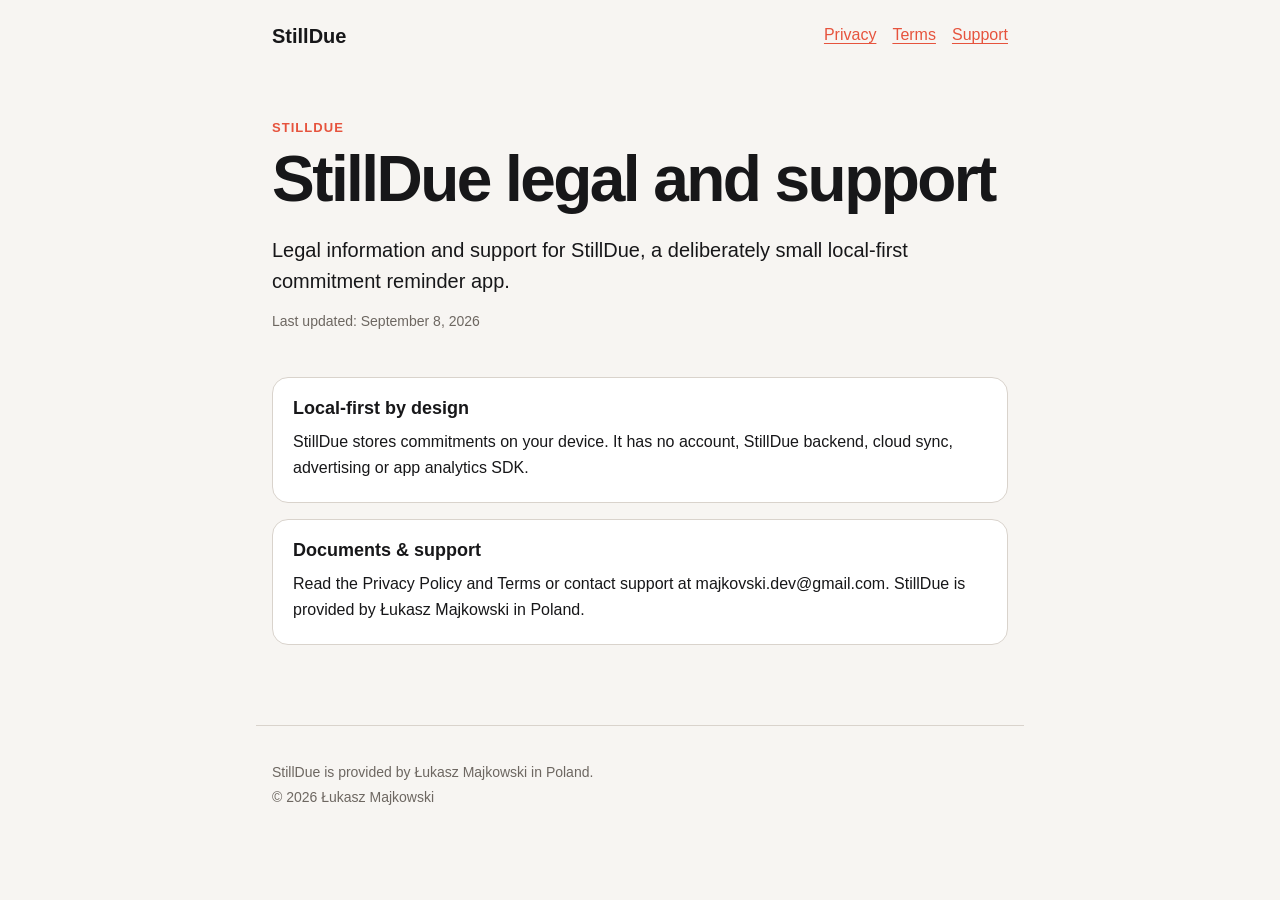
<file: index.html>
<!doctype html>
<html lang="en">
  <head>
    <meta charset="utf-8" />
    <meta name="viewport" content="width=device-width, initial-scale=1" />
    <meta
      name="description"
      content="Legal information and support for StillDue, a deliberately small local-first commitment reminder app."
    />
    <title>StillDue legal and support · StillDue</title>
    <link rel="stylesheet" href="./styles.css" />
  </head>
  <body>
    <header class="site-header">
      <a class="brand" href="./">StillDue</a>
      <nav aria-label="Legal and support">
        <a href="./privacy/">Privacy</a>
        <a href="./terms/">Terms</a>
        <a href="./support/">Support</a>
      </nav>
    </header>
    <main>
      <p class="eyebrow">StillDue</p>
      <h1>StillDue legal and support</h1>
      <p class="summary">
        Legal information and support for StillDue, a deliberately small
        local-first commitment reminder app.
      </p>
      <p class="updated">Last updated: September 8, 2026</p>
      <section>
        <h2>Local-first by design</h2>
        <p>
          StillDue stores commitments on your device. It has no account,
          StillDue backend, cloud sync, advertising or app analytics SDK.
        </p>
      </section>
      <section>
        <h2>Documents &amp; support</h2>
        <p>
          Read the Privacy Policy and Terms or contact support at
          majkovski.dev@gmail.com. StillDue is provided by Łukasz Majkowski in
          Poland.
        </p>
      </section>
    </main>
    <footer>
      <p>StillDue is provided by Łukasz Majkowski in Poland.</p>
      <p>© 2026 Łukasz Majkowski</p>
    </footer>
  </body>
</html>
</file>
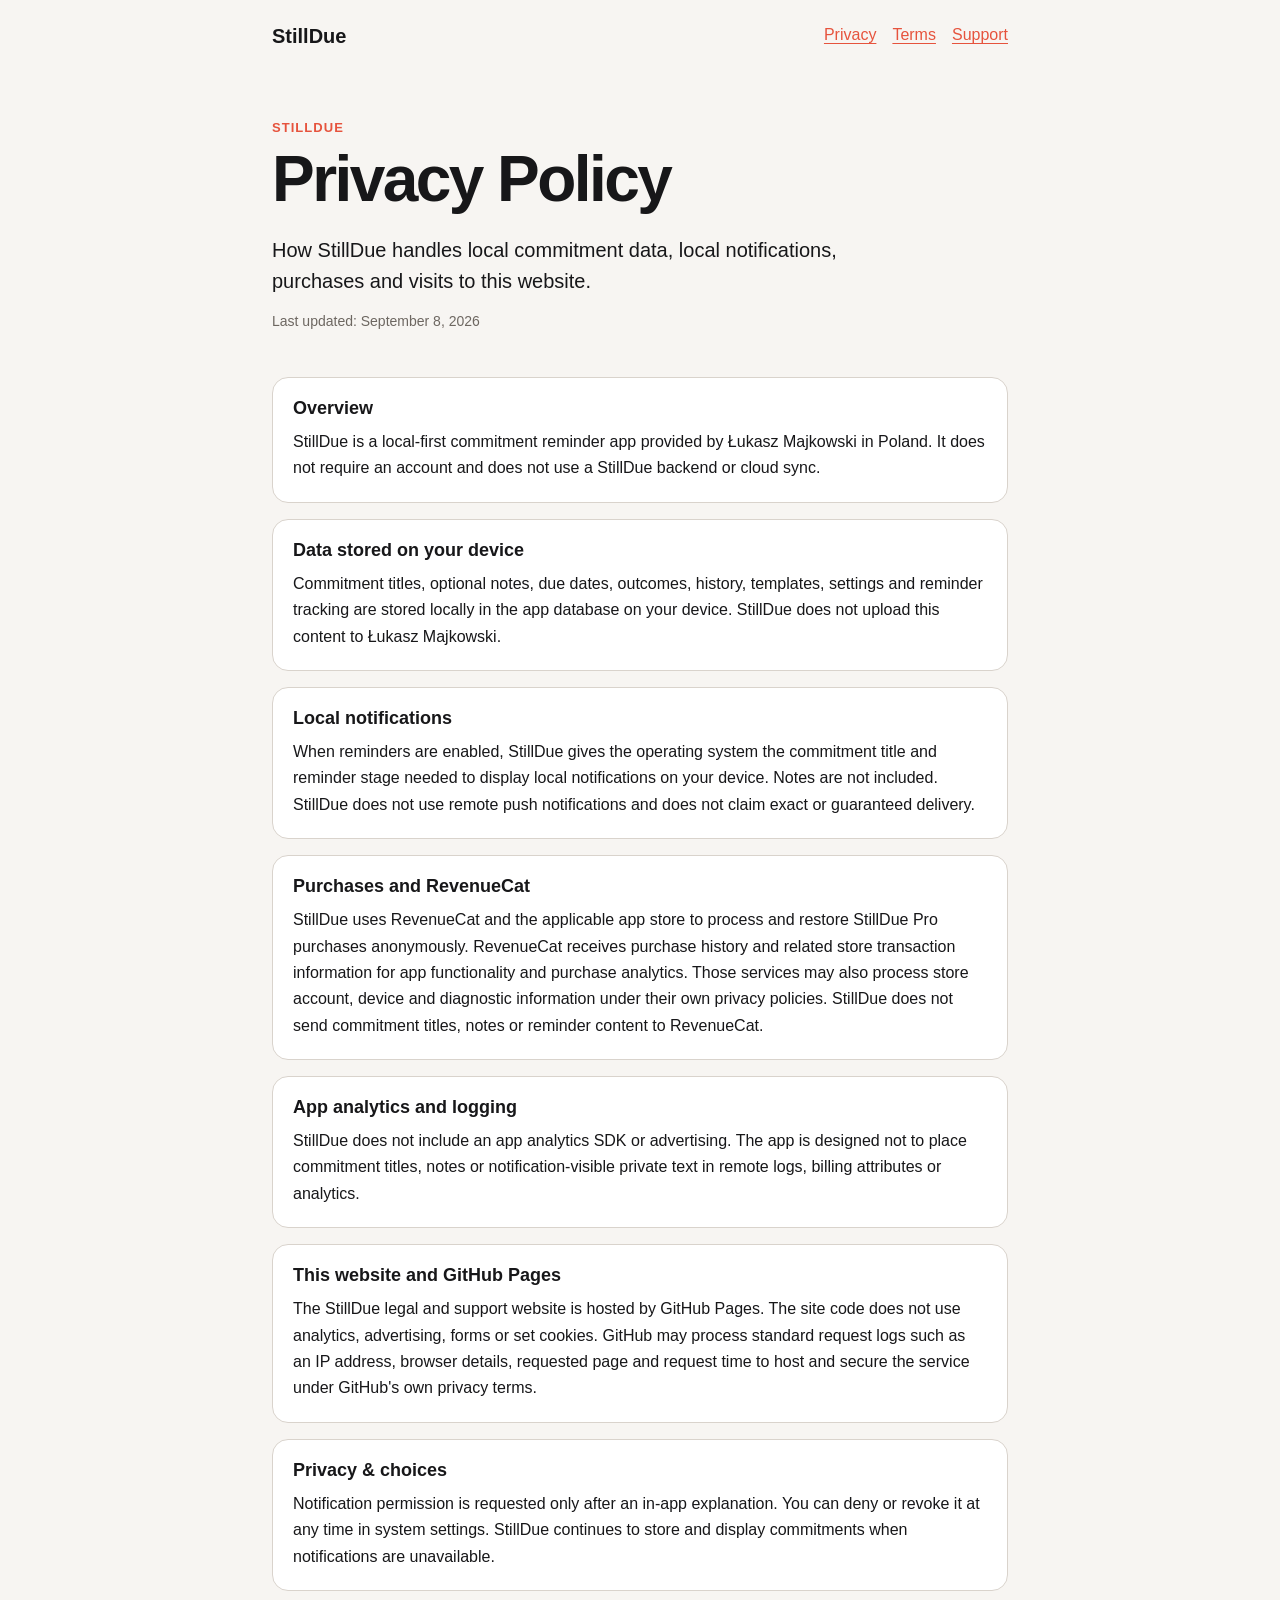
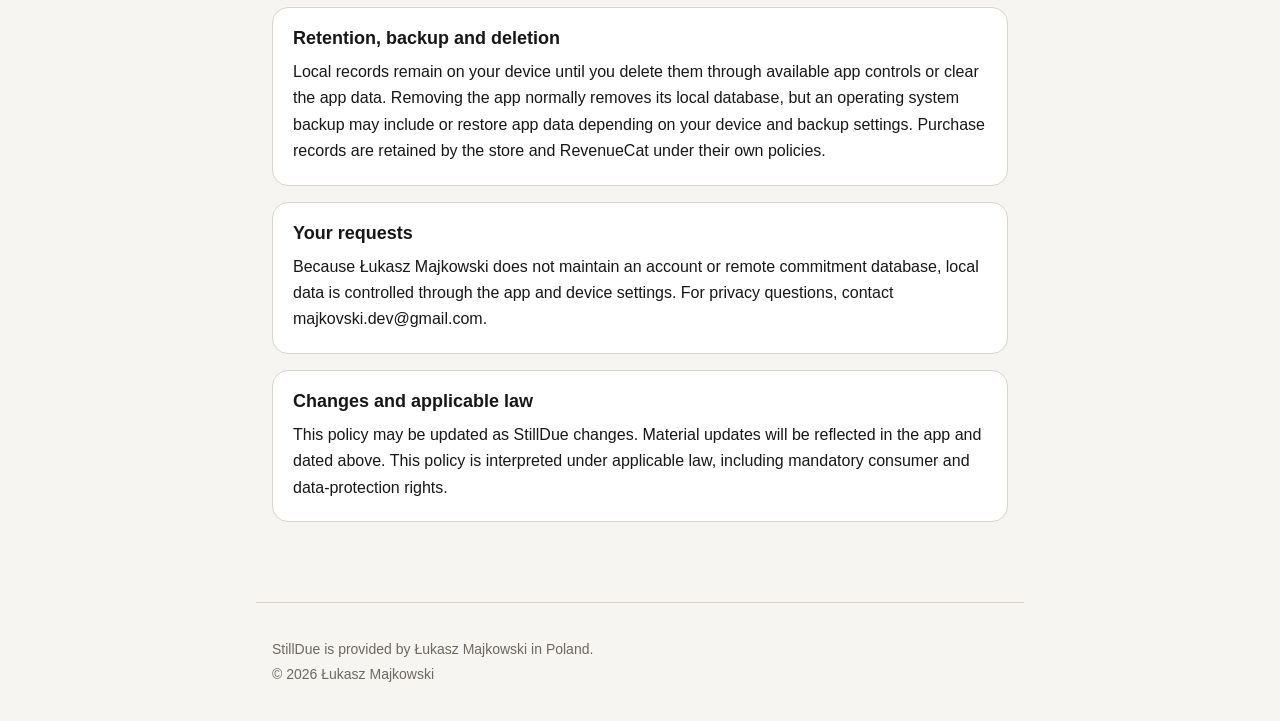
<file: privacy/index.html>
<!doctype html>
<html lang="en">
  <head>
    <meta charset="utf-8" />
    <meta name="viewport" content="width=device-width, initial-scale=1" />
    <meta
      name="description"
      content="How StillDue handles local commitment data, local notifications, purchases and visits to this website."
    />
    <title>Privacy Policy · StillDue</title>
    <link rel="stylesheet" href="../styles.css" />
  </head>
  <body>
    <header class="site-header">
      <a class="brand" href="../">StillDue</a>
      <nav aria-label="Legal and support">
        <a href="../privacy/">Privacy</a>
        <a href="../terms/">Terms</a>
        <a href="../support/">Support</a>
      </nav>
    </header>
    <main>
      <p class="eyebrow">StillDue</p>
      <h1>Privacy Policy</h1>
      <p class="summary">
        How StillDue handles local commitment data, local notifications,
        purchases and visits to this website.
      </p>
      <p class="updated">Last updated: September 8, 2026</p>
      <section>
        <h2>Overview</h2>
        <p>
          StillDue is a local-first commitment reminder app provided by Łukasz
          Majkowski in Poland. It does not require an account and does not use a
          StillDue backend or cloud sync.
        </p>
      </section>
      <section>
        <h2>Data stored on your device</h2>
        <p>
          Commitment titles, optional notes, due dates, outcomes, history,
          templates, settings and reminder tracking are stored locally in the
          app database on your device. StillDue does not upload this content to
          Łukasz Majkowski.
        </p>
      </section>
      <section>
        <h2>Local notifications</h2>
        <p>
          When reminders are enabled, StillDue gives the operating system the
          commitment title and reminder stage needed to display local
          notifications on your device. Notes are not included. StillDue does
          not use remote push notifications and does not claim exact or
          guaranteed delivery.
        </p>
      </section>
      <section>
        <h2>Purchases and RevenueCat</h2>
        <p>
          StillDue uses RevenueCat and the applicable app store to process and
          restore StillDue Pro purchases anonymously. RevenueCat receives
          purchase history and related store transaction information for app
          functionality and purchase analytics. Those services may also process
          store account, device and diagnostic information under their own
          privacy policies. StillDue does not send commitment titles, notes or
          reminder content to RevenueCat.
        </p>
      </section>
      <section>
        <h2>App analytics and logging</h2>
        <p>
          StillDue does not include an app analytics SDK or advertising. The app
          is designed not to place commitment titles, notes or
          notification-visible private text in remote logs, billing attributes
          or analytics.
        </p>
      </section>
      <section>
        <h2>This website and GitHub Pages</h2>
        <p>
          The StillDue legal and support website is hosted by GitHub Pages. The
          site code does not use analytics, advertising, forms or set cookies.
          GitHub may process standard request logs such as an IP address,
          browser details, requested page and request time to host and secure
          the service under GitHub&#39;s own privacy terms.
        </p>
      </section>
      <section>
        <h2>Privacy &amp; choices</h2>
        <p>
          Notification permission is requested only after an in-app explanation.
          You can deny or revoke it at any time in system settings. StillDue
          continues to store and display commitments when notifications are
          unavailable.
        </p>
      </section>
      <section>
        <h2>Retention, backup and deletion</h2>
        <p>
          Local records remain on your device until you delete them through
          available app controls or clear the app data. Removing the app
          normally removes its local database, but an operating system backup
          may include or restore app data depending on your device and backup
          settings. Purchase records are retained by the store and RevenueCat
          under their own policies.
        </p>
      </section>
      <section>
        <h2>Your requests</h2>
        <p>
          Because Łukasz Majkowski does not maintain an account or remote
          commitment database, local data is controlled through the app and
          device settings. For privacy questions, contact
          majkovski.dev@gmail.com.
        </p>
      </section>
      <section>
        <h2>Changes and applicable law</h2>
        <p>
          This policy may be updated as StillDue changes. Material updates will
          be reflected in the app and dated above. This policy is interpreted
          under applicable law, including mandatory consumer and data-protection
          rights.
        </p>
      </section>
    </main>
    <footer>
      <p>StillDue is provided by Łukasz Majkowski in Poland.</p>
      <p>© 2026 Łukasz Majkowski</p>
    </footer>
  </body>
</html>
</file>
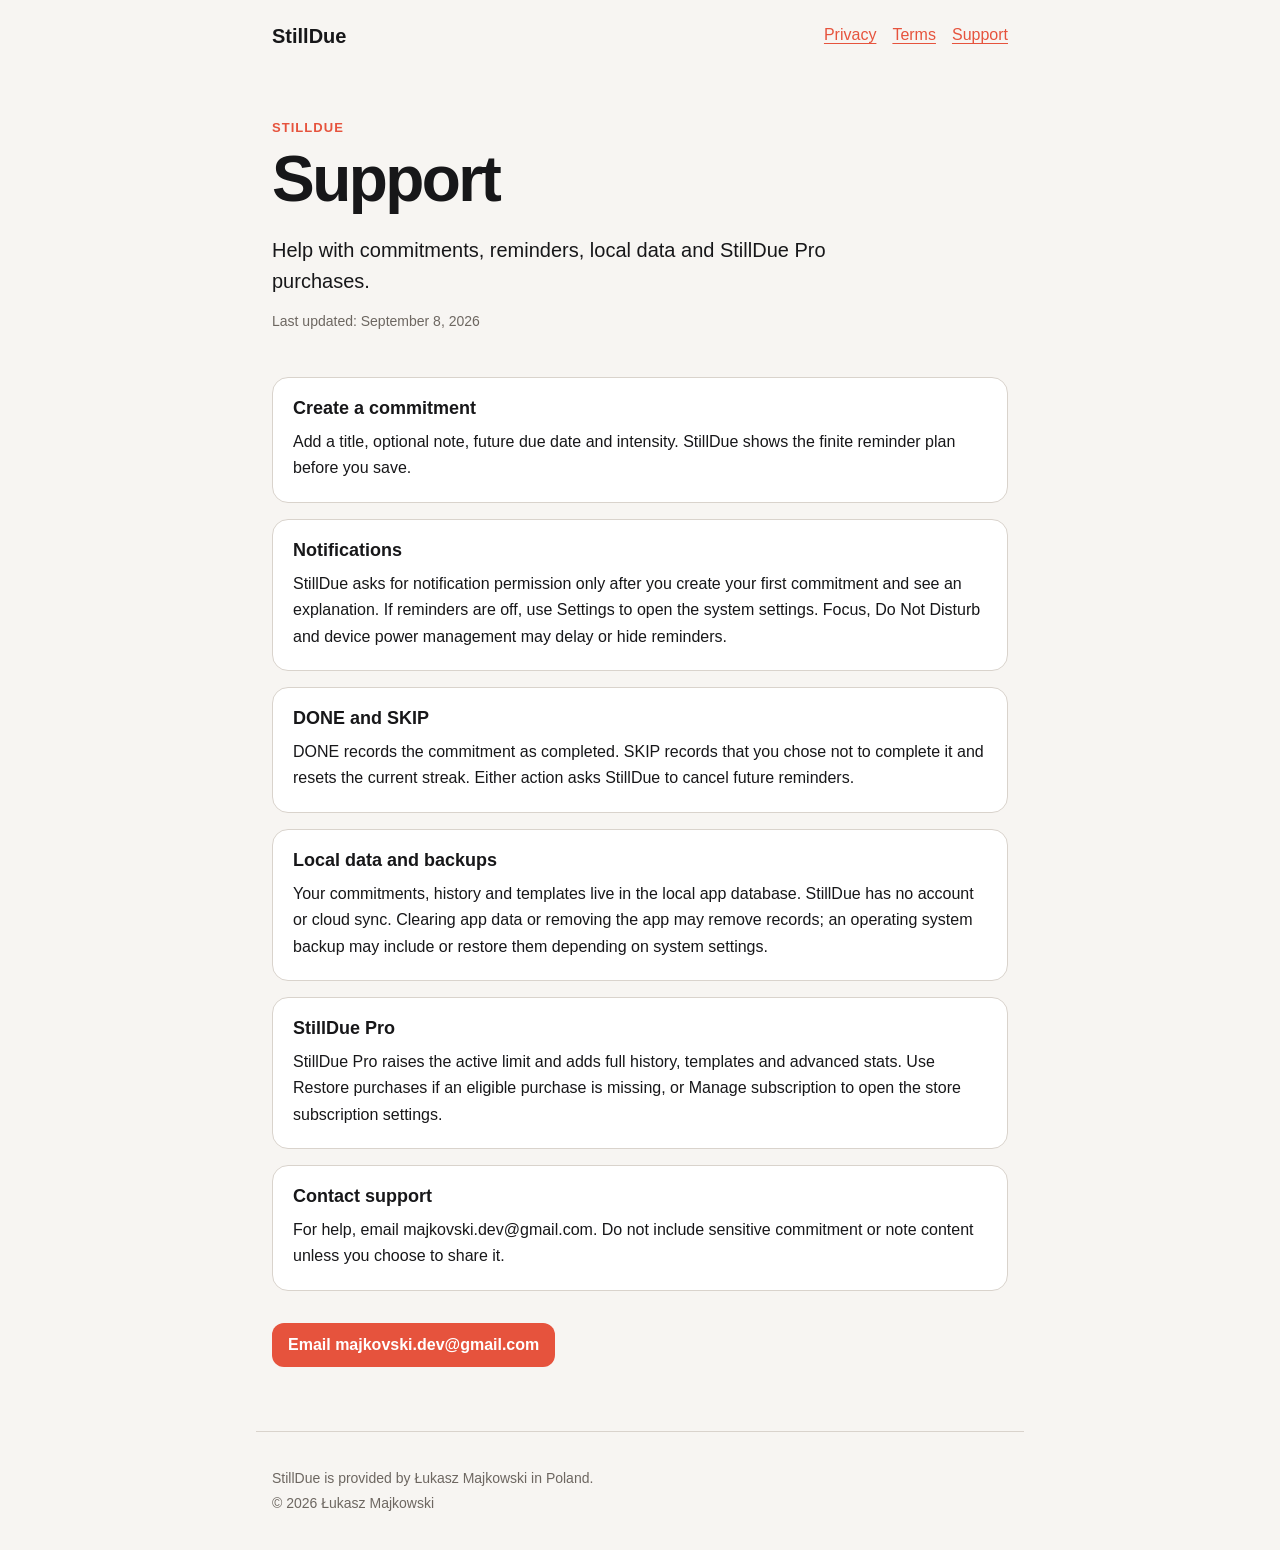
<file: support/index.html>
<!doctype html>
<html lang="en">
  <head>
    <meta charset="utf-8" />
    <meta name="viewport" content="width=device-width, initial-scale=1" />
    <meta
      name="description"
      content="Help with commitments, reminders, local data and StillDue Pro purchases."
    />
    <title>Support · StillDue</title>
    <link rel="stylesheet" href="../styles.css" />
  </head>
  <body>
    <header class="site-header">
      <a class="brand" href="../">StillDue</a>
      <nav aria-label="Legal and support">
        <a href="../privacy/">Privacy</a>
        <a href="../terms/">Terms</a>
        <a href="../support/">Support</a>
      </nav>
    </header>
    <main>
      <p class="eyebrow">StillDue</p>
      <h1>Support</h1>
      <p class="summary">
        Help with commitments, reminders, local data and StillDue Pro purchases.
      </p>
      <p class="updated">Last updated: September 8, 2026</p>
      <section>
        <h2>Create a commitment</h2>
        <p>
          Add a title, optional note, future due date and intensity. StillDue
          shows the finite reminder plan before you save.
        </p>
      </section>
      <section>
        <h2>Notifications</h2>
        <p>
          StillDue asks for notification permission only after you create your
          first commitment and see an explanation. If reminders are off, use
          Settings to open the system settings. Focus, Do Not Disturb and device
          power management may delay or hide reminders.
        </p>
      </section>
      <section>
        <h2>DONE and SKIP</h2>
        <p>
          DONE records the commitment as completed. SKIP records that you chose
          not to complete it and resets the current streak. Either action asks
          StillDue to cancel future reminders.
        </p>
      </section>
      <section>
        <h2>Local data and backups</h2>
        <p>
          Your commitments, history and templates live in the local app
          database. StillDue has no account or cloud sync. Clearing app data or
          removing the app may remove records; an operating system backup may
          include or restore them depending on system settings.
        </p>
      </section>
      <section>
        <h2>StillDue Pro</h2>
        <p>
          StillDue Pro raises the active limit and adds full history, templates
          and advanced stats. Use Restore purchases if an eligible purchase is
          missing, or Manage subscription to open the store subscription
          settings.
        </p>
      </section>
      <section>
        <h2>Contact support</h2>
        <p>
          For help, email majkovski.dev@gmail.com. Do not include sensitive
          commitment or note content unless you choose to share it.
        </p>
      </section>
      <a class="contact" href="mailto:majkovski.dev%40gmail.com"
        >Email majkovski.dev@gmail.com</a
      >
    </main>
    <footer>
      <p>StillDue is provided by Łukasz Majkowski in Poland.</p>
      <p>© 2026 Łukasz Majkowski</p>
    </footer>
  </body>
</html>
</file>
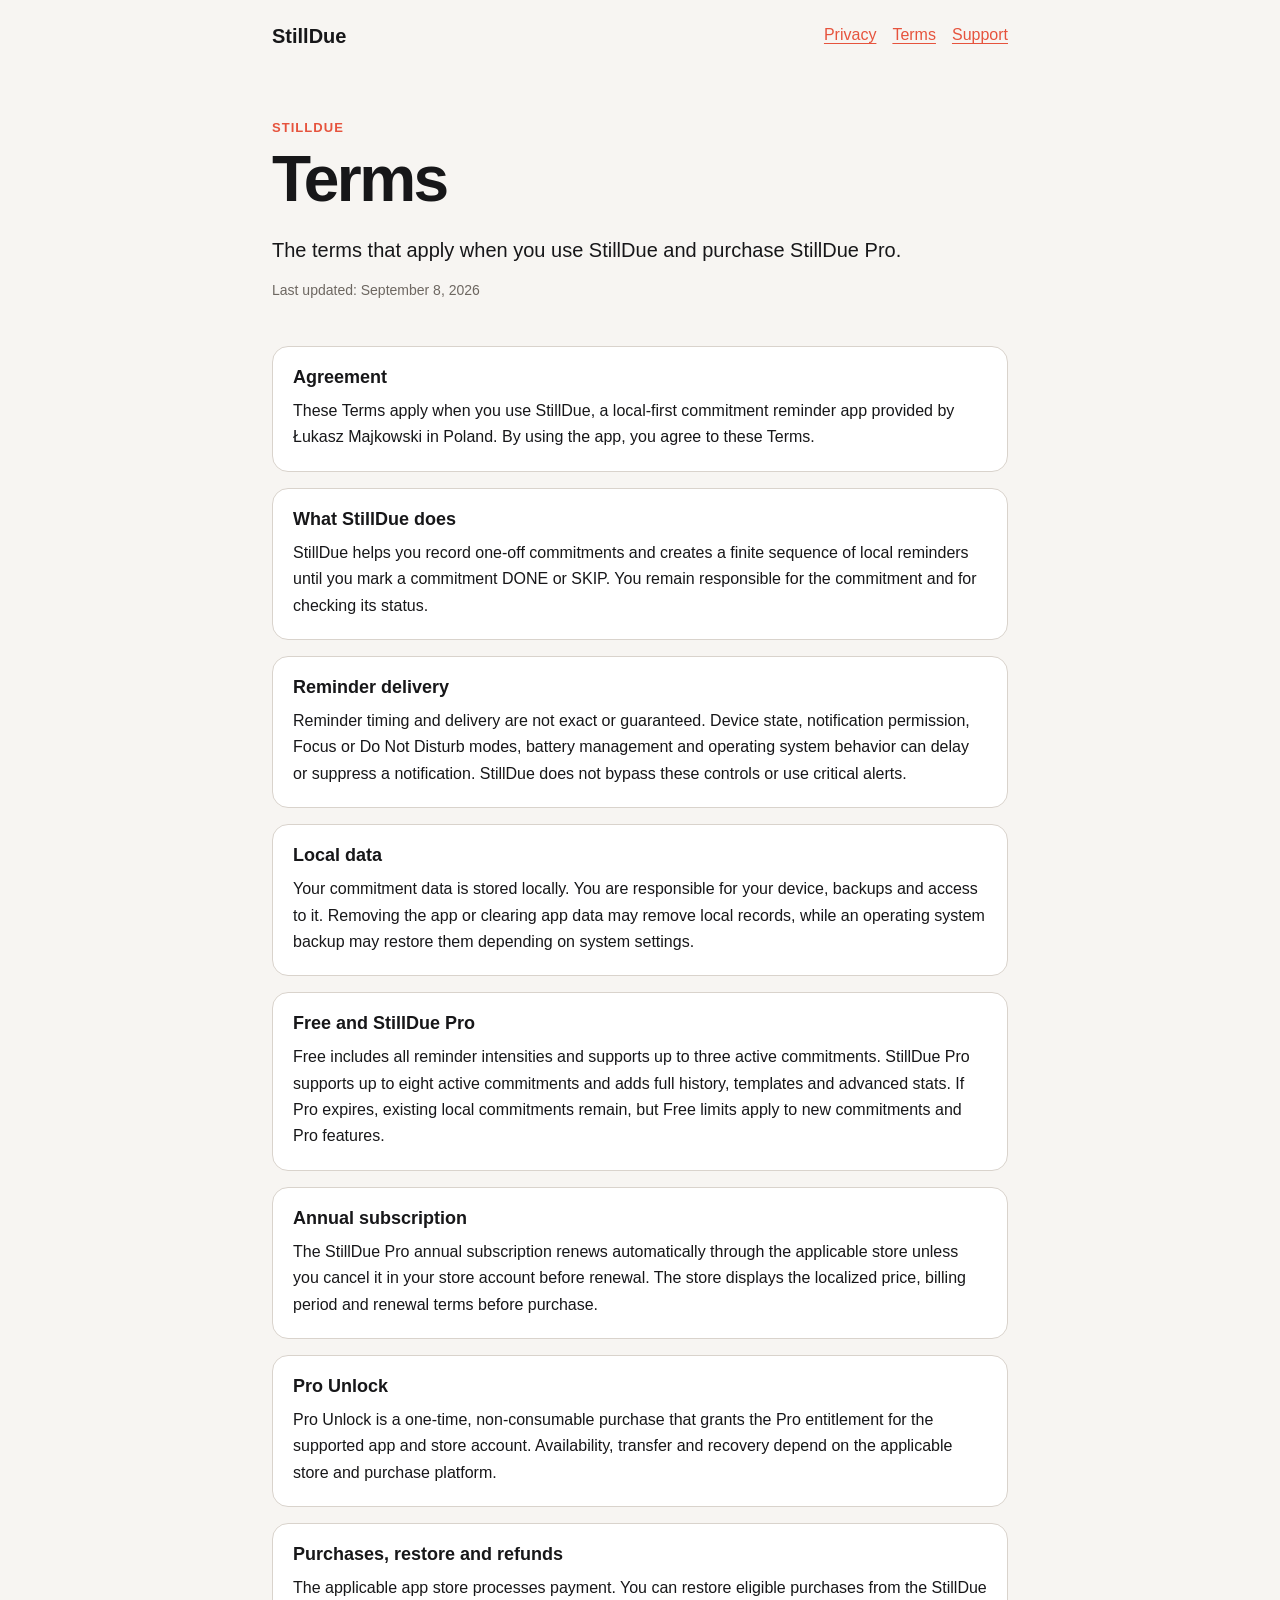
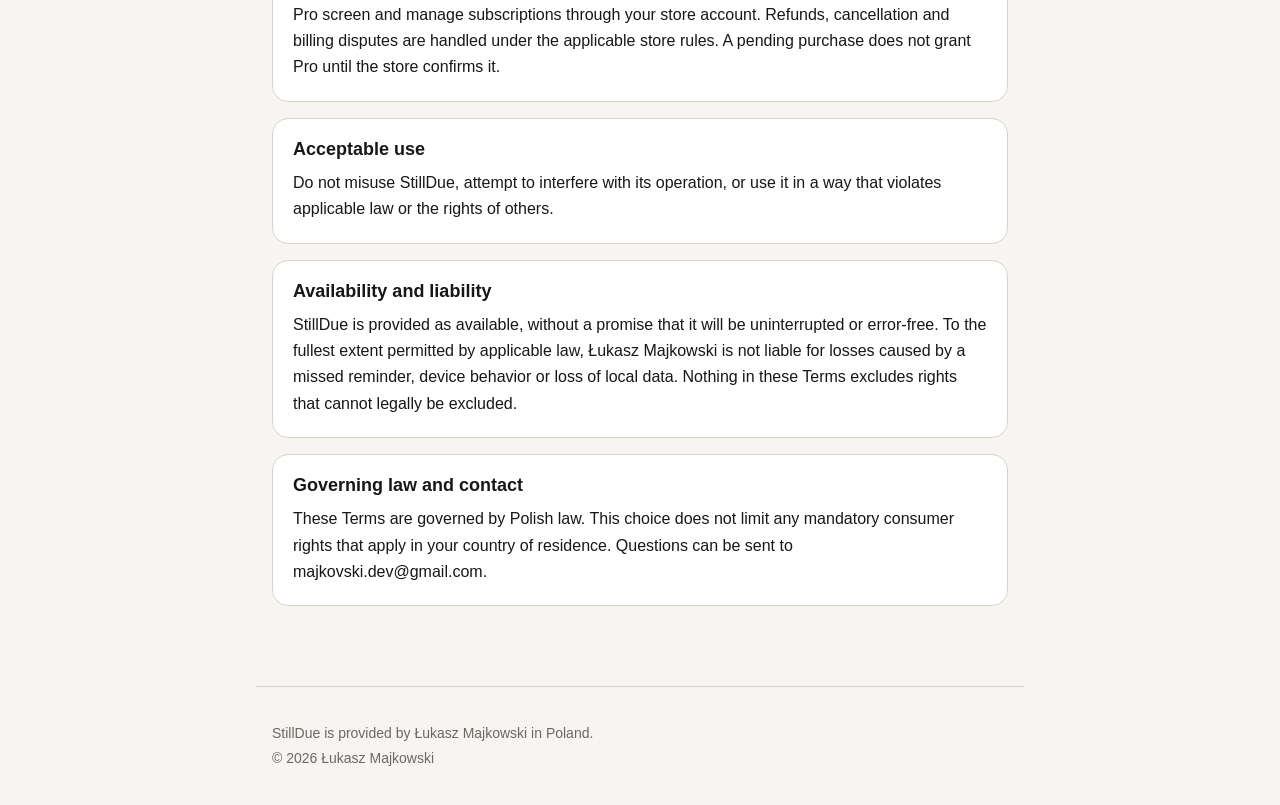
<file: terms/index.html>
<!doctype html>
<html lang="en">
  <head>
    <meta charset="utf-8" />
    <meta name="viewport" content="width=device-width, initial-scale=1" />
    <meta
      name="description"
      content="The terms that apply when you use StillDue and purchase StillDue Pro."
    />
    <title>Terms · StillDue</title>
    <link rel="stylesheet" href="../styles.css" />
  </head>
  <body>
    <header class="site-header">
      <a class="brand" href="../">StillDue</a>
      <nav aria-label="Legal and support">
        <a href="../privacy/">Privacy</a>
        <a href="../terms/">Terms</a>
        <a href="../support/">Support</a>
      </nav>
    </header>
    <main>
      <p class="eyebrow">StillDue</p>
      <h1>Terms</h1>
      <p class="summary">
        The terms that apply when you use StillDue and purchase StillDue Pro.
      </p>
      <p class="updated">Last updated: September 8, 2026</p>
      <section>
        <h2>Agreement</h2>
        <p>
          These Terms apply when you use StillDue, a local-first commitment
          reminder app provided by Łukasz Majkowski in Poland. By using the app,
          you agree to these Terms.
        </p>
      </section>
      <section>
        <h2>What StillDue does</h2>
        <p>
          StillDue helps you record one-off commitments and creates a finite
          sequence of local reminders until you mark a commitment DONE or SKIP.
          You remain responsible for the commitment and for checking its status.
        </p>
      </section>
      <section>
        <h2>Reminder delivery</h2>
        <p>
          Reminder timing and delivery are not exact or guaranteed. Device
          state, notification permission, Focus or Do Not Disturb modes, battery
          management and operating system behavior can delay or suppress a
          notification. StillDue does not bypass these controls or use critical
          alerts.
        </p>
      </section>
      <section>
        <h2>Local data</h2>
        <p>
          Your commitment data is stored locally. You are responsible for your
          device, backups and access to it. Removing the app or clearing app
          data may remove local records, while an operating system backup may
          restore them depending on system settings.
        </p>
      </section>
      <section>
        <h2>Free and StillDue Pro</h2>
        <p>
          Free includes all reminder intensities and supports up to three active
          commitments. StillDue Pro supports up to eight active commitments and
          adds full history, templates and advanced stats. If Pro expires,
          existing local commitments remain, but Free limits apply to new
          commitments and Pro features.
        </p>
      </section>
      <section>
        <h2>Annual subscription</h2>
        <p>
          The StillDue Pro annual subscription renews automatically through the
          applicable store unless you cancel it in your store account before
          renewal. The store displays the localized price, billing period and
          renewal terms before purchase.
        </p>
      </section>
      <section>
        <h2>Pro Unlock</h2>
        <p>
          Pro Unlock is a one-time, non-consumable purchase that grants the Pro
          entitlement for the supported app and store account. Availability,
          transfer and recovery depend on the applicable store and purchase
          platform.
        </p>
      </section>
      <section>
        <h2>Purchases, restore and refunds</h2>
        <p>
          The applicable app store processes payment. You can restore eligible
          purchases from the StillDue Pro screen and manage subscriptions
          through your store account. Refunds, cancellation and billing disputes
          are handled under the applicable store rules. A pending purchase does
          not grant Pro until the store confirms it.
        </p>
      </section>
      <section>
        <h2>Acceptable use</h2>
        <p>
          Do not misuse StillDue, attempt to interfere with its operation, or
          use it in a way that violates applicable law or the rights of others.
        </p>
      </section>
      <section>
        <h2>Availability and liability</h2>
        <p>
          StillDue is provided as available, without a promise that it will be
          uninterrupted or error-free. To the fullest extent permitted by
          applicable law, Łukasz Majkowski is not liable for losses caused by a
          missed reminder, device behavior or loss of local data. Nothing in
          these Terms excludes rights that cannot legally be excluded.
        </p>
      </section>
      <section>
        <h2>Governing law and contact</h2>
        <p>
          These Terms are governed by Polish law. This choice does not limit any
          mandatory consumer rights that apply in your country of residence.
          Questions can be sent to majkovski.dev@gmail.com.
        </p>
      </section>
    </main>
    <footer>
      <p>StillDue is provided by Łukasz Majkowski in Poland.</p>
      <p>© 2026 Łukasz Majkowski</p>
    </footer>
  </body>
</html>
</file>
<file: styles.css>
:root {
  color-scheme: light dark;
  --accent: #e6533d;
  --background: #f7f5f2;
  --border: #d9d3cc;
  --muted: #6d6761;
  --surface: #ffffff;
  --text: #171719;
  font-family: -apple-system, BlinkMacSystemFont, 'Segoe UI', sans-serif;
}

* {
  box-sizing: border-box;
}

body {
  background: var(--background);
  color: var(--text);
  margin: 0;
  min-height: 100vh;
}

a {
  color: var(--accent);
  text-underline-offset: 0.2em;
}

.site-header,
main,
footer {
  margin: 0 auto;
  max-width: 48rem;
  padding-left: 1rem;
  padding-right: 1rem;
}

.site-header {
  align-items: center;
  display: flex;
  justify-content: space-between;
  min-height: 4.5rem;
}

.brand {
  color: var(--text);
  font-size: 1.25rem;
  font-weight: 750;
  text-decoration: none;
}

nav {
  display: flex;
  flex-wrap: wrap;
  gap: 1rem;
  justify-content: flex-end;
}

nav a {
  min-height: 2.75rem;
  padding: 0.75rem 0;
}

main {
  padding-bottom: 4rem;
  padding-top: 3rem;
}

.eyebrow {
  color: var(--accent);
  font-size: 0.8125rem;
  font-weight: 750;
  letter-spacing: 0.08em;
  margin: 0 0 0.75rem;
  text-transform: uppercase;
}

h1 {
  font-size: clamp(2.25rem, 8vw, 4rem);
  letter-spacing: -0.04em;
  line-height: 1;
  margin: 0;
}

.summary {
  font-size: 1.25rem;
  line-height: 1.55;
  margin: 1.5rem 0 0;
  max-width: 40rem;
}

.updated {
  color: var(--muted);
  font-size: 0.875rem;
  margin: 1rem 0 3rem;
}

section {
  background: var(--surface);
  border: 1px solid var(--border);
  border-radius: 1rem;
  margin: 1rem 0;
  padding: 1.25rem;
}

h2 {
  font-size: 1.125rem;
  margin: 0 0 0.625rem;
}

section p {
  line-height: 1.65;
  margin: 0;
}

.contact {
  align-items: center;
  background: var(--accent);
  border-radius: 0.75rem;
  color: #ffffff;
  display: inline-flex;
  font-weight: 700;
  margin-top: 1rem;
  min-height: 2.75rem;
  padding: 0.75rem 1rem;
  text-decoration: none;
}

footer {
  border-top: 1px solid var(--border);
  color: var(--muted);
  font-size: 0.875rem;
  line-height: 1.5;
  padding-bottom: 2rem;
  padding-top: 2rem;
}

footer p {
  margin: 0.25rem 0;
}

@media (max-width: 34rem) {
  .site-header {
    align-items: flex-start;
    flex-direction: column;
    padding-top: 1rem;
  }

  main {
    padding-top: 2rem;
  }
}

@media (prefers-color-scheme: dark) {
  :root {
    --accent: #ff7862;
    --background: #111112;
    --border: #3a3838;
    --muted: #aaa4a0;
    --surface: #1b1b1d;
    --text: #f7f5f2;
  }
}
</file>
